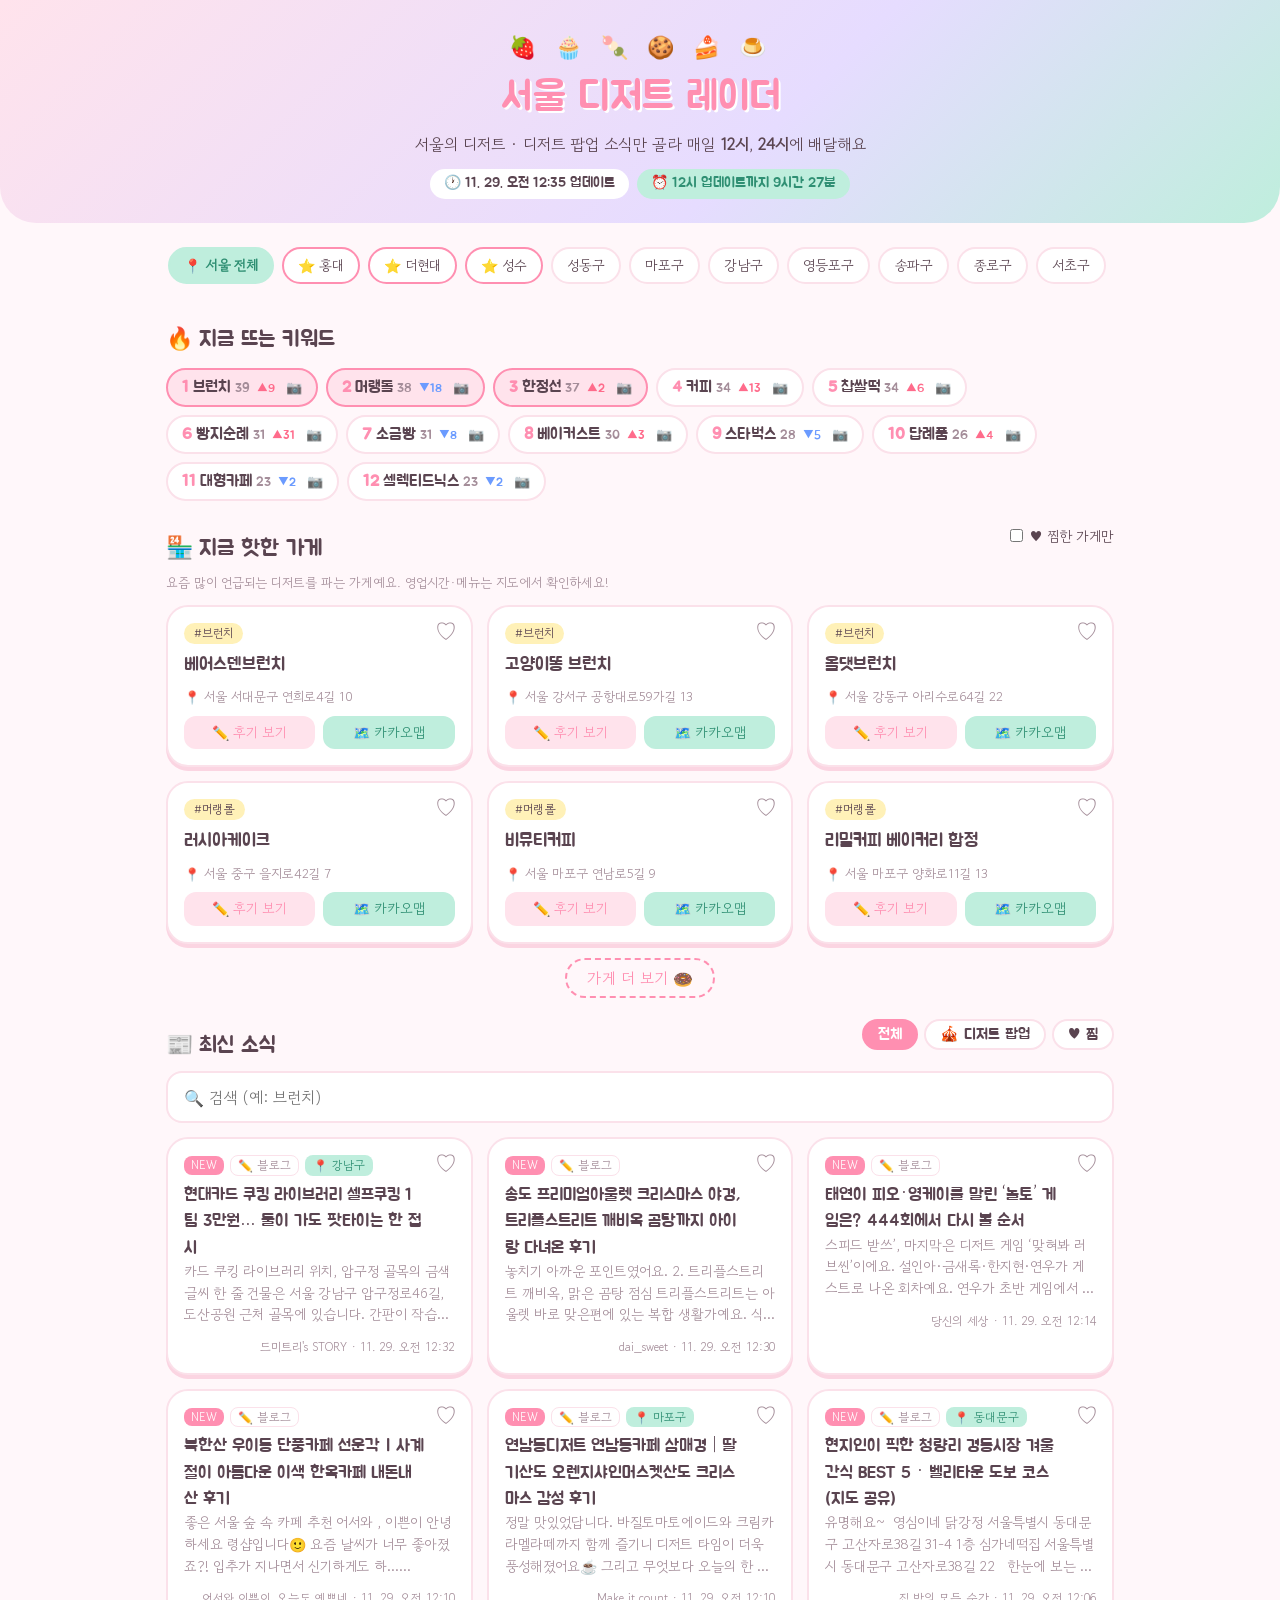
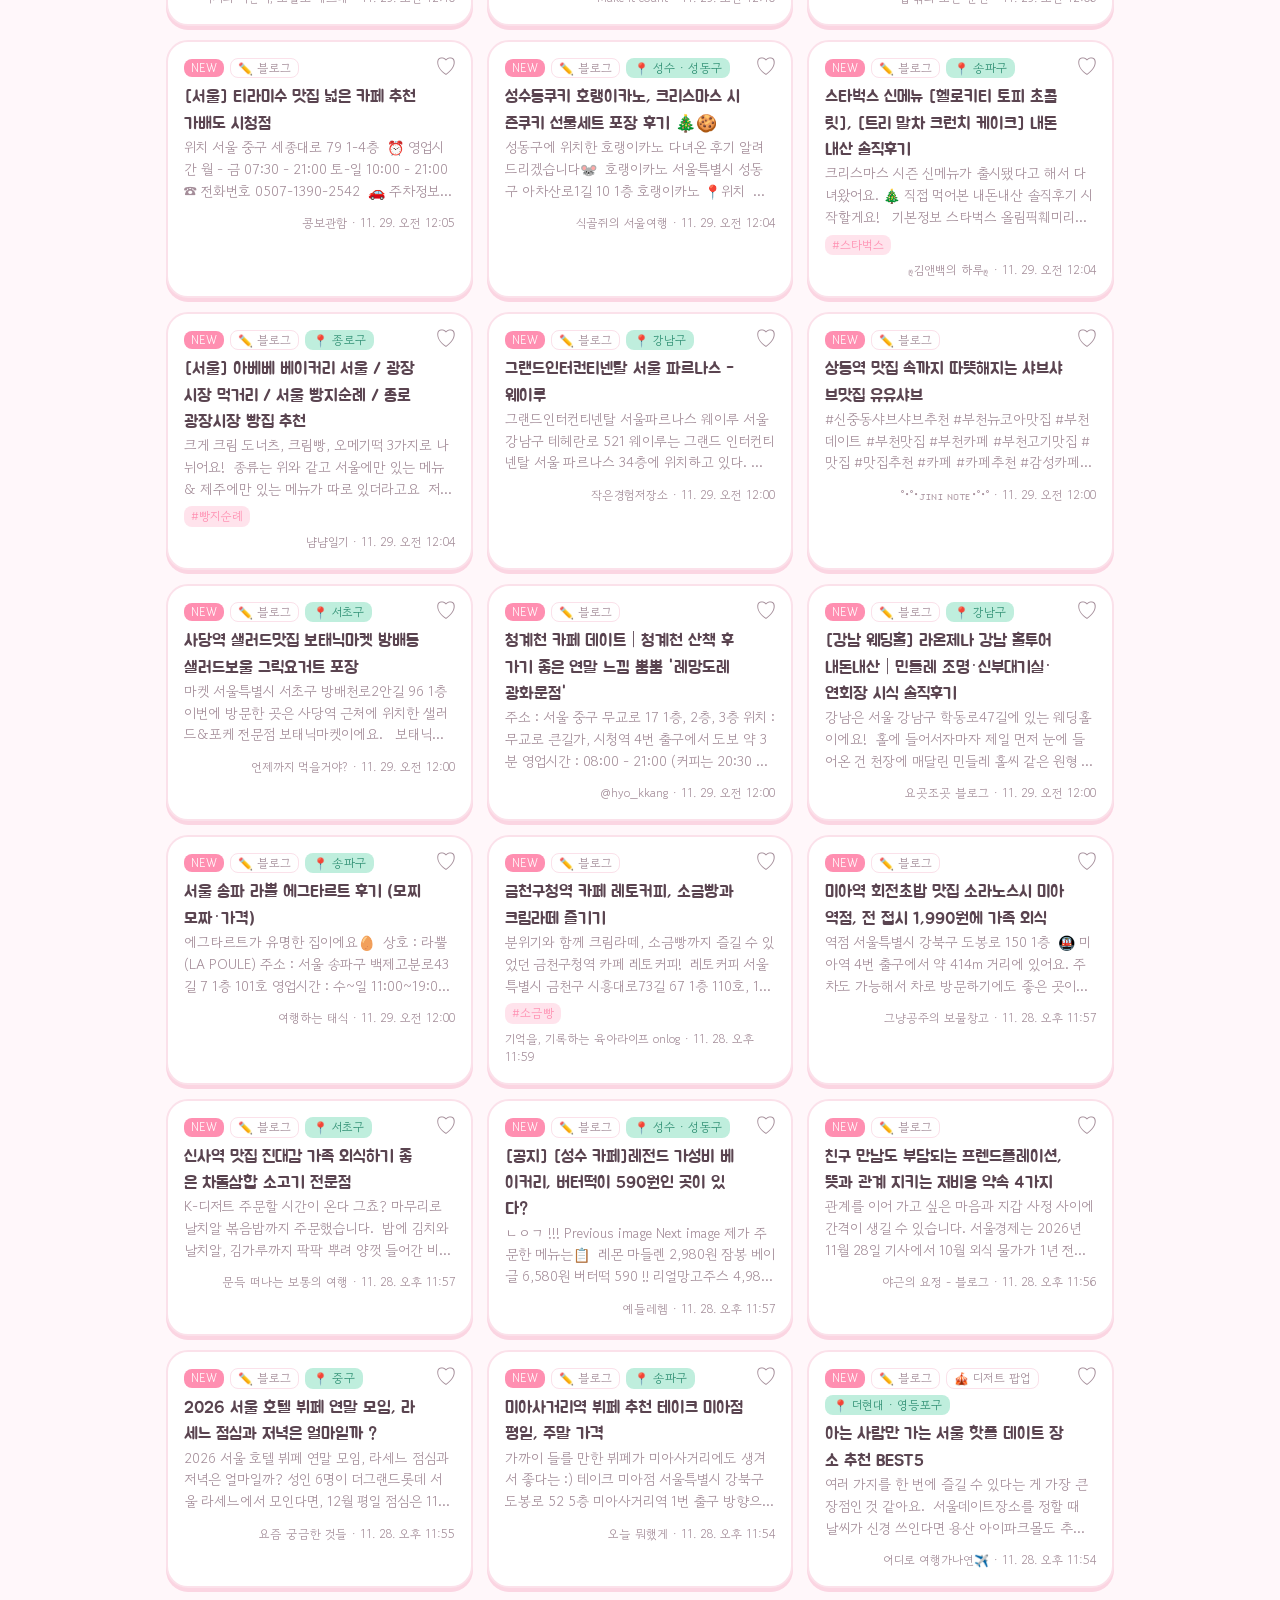
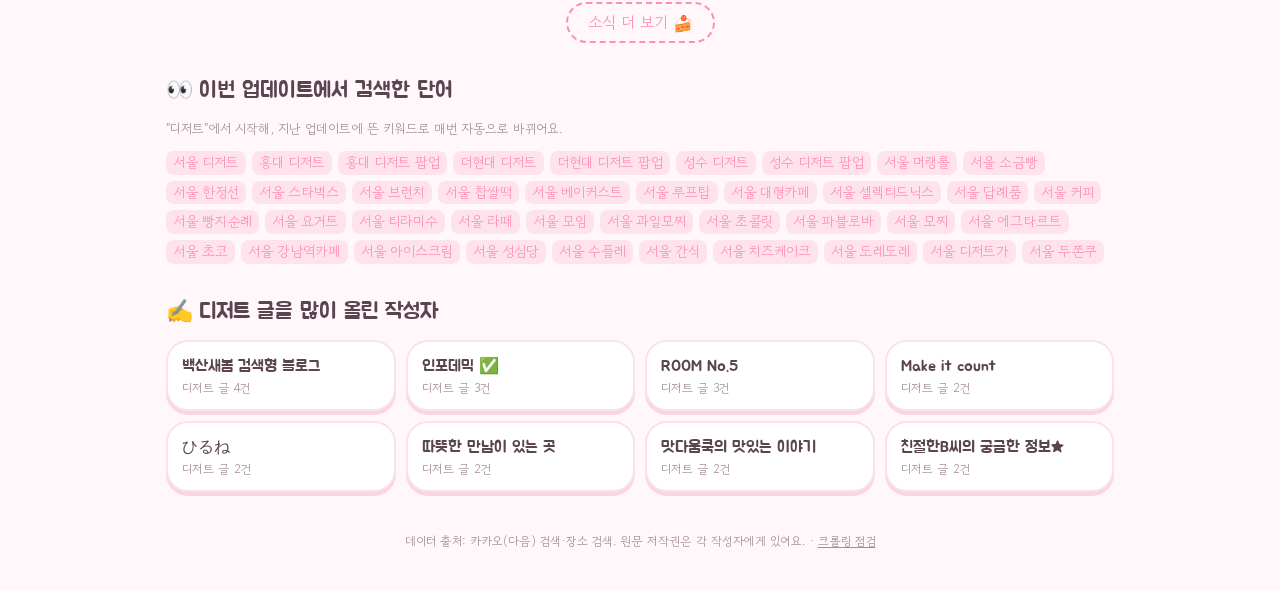
<file: public/index.html>
<!doctype html>
<html lang="ko">
<head>
  <meta charset="utf-8" />
  <meta name="viewport" content="width=device-width, initial-scale=1" />
  <title>서울 디저트 레이더</title>
  <meta name="description" content="서울에서 요즘 뜨는 디저트·디저트 팝업 소식과 핫한 가게를 하루 두 번(12시·24시) 모아 보여줍니다." />
  <link rel="preconnect" href="https://fonts.googleapis.com" />
  <link rel="preconnect" href="https://fonts.gstatic.com" crossorigin />
  <link href="https://fonts.googleapis.com/css2?family=Jua&family=Gowun+Dodum&display=swap" rel="stylesheet" />
  <link rel="stylesheet" href="style.css" />
</head>
<body>
  <header class="top">
    <div class="wrap">
      <div class="sprinkles" aria-hidden="true">🍓 🧁 🍡 🍪 🍰 🍮</div>
      <h1>서울 디저트 레이더</h1>
      <p class="sub">서울의 디저트 · 디저트 팝업 소식만 골라 매일 <b>12시</b>, <b>24시</b>에 배달해요</p>
      <div class="meta">
        <span class="pill" id="updated">불러오는 중…</span>
        <span class="pill mint" id="next"></span>
      </div>
      <div id="waitingNotice" class="notice" hidden>🍬 아직 수집된 소식이 없어요. GitHub Actions에서 첫 수집을 실행하면 채워져요.</div>
    </div>
  </header>

  <main class="wrap">
    <nav class="regions" id="regions" aria-label="지역 필터"></nav>

    <section>
      <h2><span class="emo">🔥</span>지금 뜨는 키워드</h2>
      <ol id="trends" class="trends"></ol>
    </section>

    <section id="discoveredSec" hidden>
      <h2><span class="emo">🆕</span>이번에 새로 발견한 디저트</h2>
      <p class="hint">"디저트" 검색 결과에서 처음 발견해서 따로 한 번 더 검색한 디저트예요.</p>
      <ol id="discovered" class="trends"></ol>
    </section>

    <section>
      <div class="secHead">
        <h2><span class="emo">🏪</span>지금 핫한 가게</h2>
        <label class="toggle"><input type="checkbox" id="storeFav" /> ♥ 찜한 가게만</label>
      </div>
      <p class="hint">요즘 많이 언급되는 디저트를 파는 가게예요. 영업시간·메뉴는 지도에서 확인하세요!</p>
      <div id="stores" class="stores"></div>
      <button id="storesMore" class="more" hidden>가게 더 보기 🍩</button>
      <p id="storesEmpty" class="empty" hidden>이 지역엔 아직 가게 정보가 없어요 🥲</p>
    </section>

    <section>
      <div class="secHead">
        <h2><span class="emo">📰</span>최신 소식</h2>
        <div class="tabs" role="tablist">
          <button data-f="all" class="on">전체</button>
          <button data-f="popup">🎪 디저트 팝업</button>
          <button data-f="fav">♥ 찜</button>
        </div>
      </div>
      <input id="q" class="search" type="search" placeholder="🔍 검색" />
      <div id="feed" class="feed"></div>
      <button id="feedMore" class="more" hidden>소식 더 보기 🍰</button>
      <p id="empty" class="empty" hidden>조건에 맞는 소식이 없어요 🥲</p>
    </section>

    <section>
      <h2><span class="emo">👀</span>이번 업데이트에서 검색한 단어</h2>
      <p class="hint">"디저트"에서 시작해, 지난 업데이트에 뜬 키워드로 매번 자동으로 바뀌어요.</p>
      <div id="queries" class="row" style="font-size:14px"></div>
      <h2><span class="emo">✍️</span>디저트 글을 많이 올린 작성자</h2>
      <div id="sources" class="accounts"></div>
    </section>
  </main>

  <footer class="wrap foot">
    데이터 출처: 카카오(다음) 검색·장소 검색. 원문 저작권은 각 작성자에게 있어요. · <a href="crawl.html" style="color:inherit">크롤링 점검</a>
  </footer>
  <script src="app.js"></script>
</body>
</html>
</file>
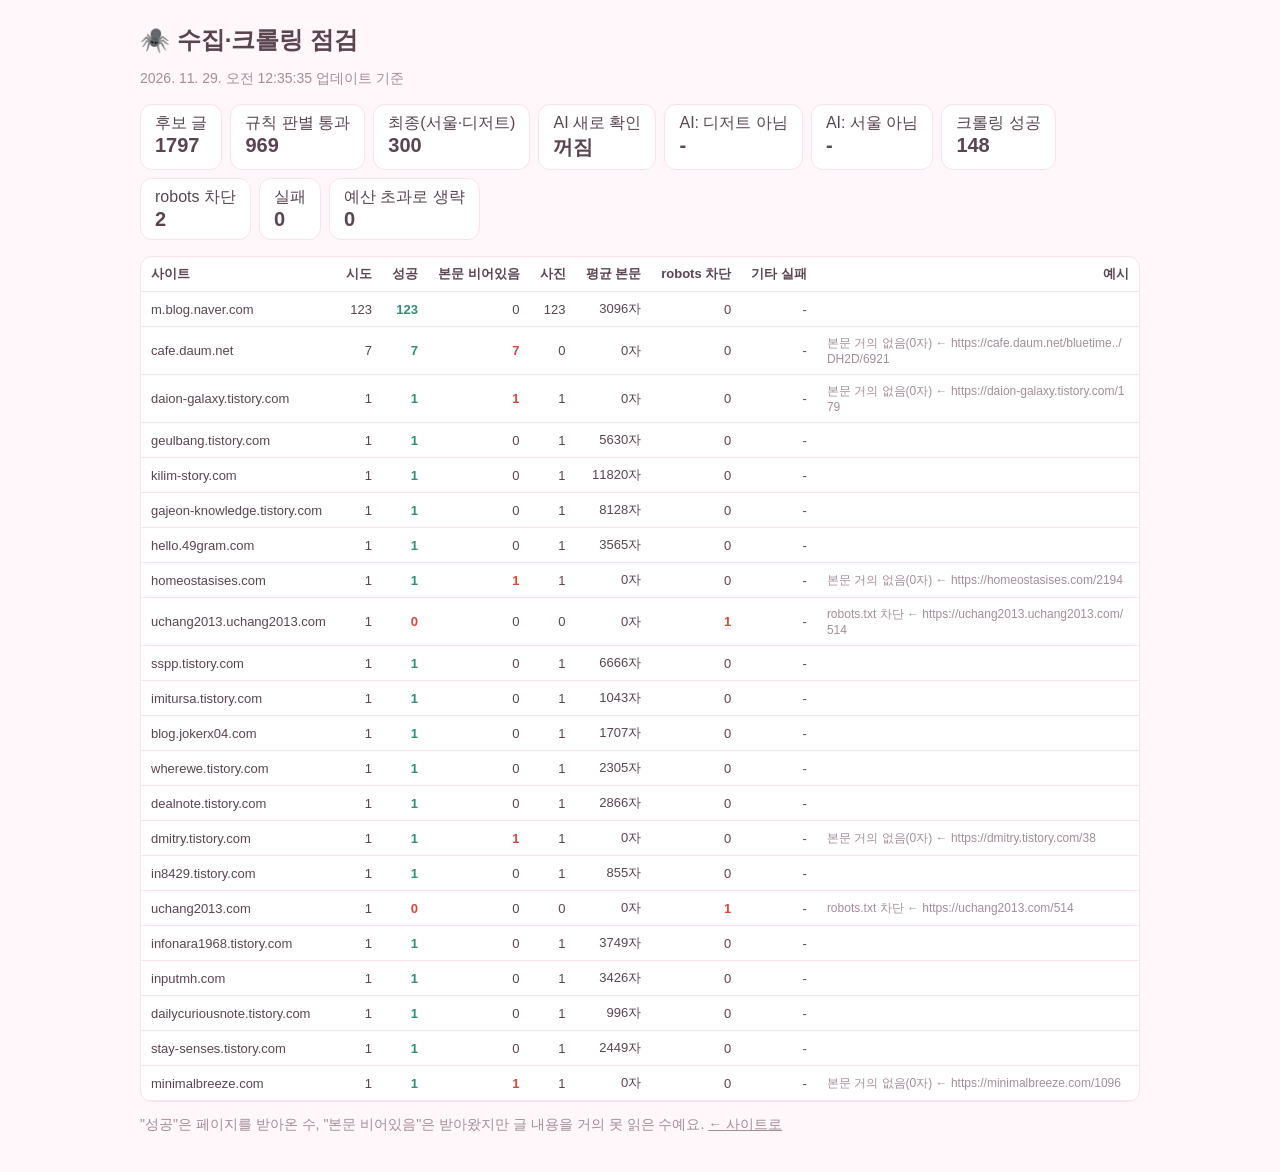
<file: public/crawl.html>
<!doctype html>
<html lang="ko">
<head>
  <meta charset="utf-8" />
  <meta name="viewport" content="width=device-width, initial-scale=1" />
  <title>수집 점검</title>
  <style>
    :root { --bg: #fff7fa; --card: #fff; --ink: #5a4450; --muted: #a48d99; --line: #fbe1ea; --ok: #2f8f73; --bad: #d9483b; }
    @media (prefers-color-scheme: dark) { :root { --bg: #2a2128; --card: #352a33; --ink: #fbeaf1; --muted: #c3a9b6; --line: #4a3a45; --ok: #aef0d8; --bad: #ff8f8f; } }
    body { margin: 0; background: var(--bg); color: var(--ink); font-family: "Apple SD Gothic Neo", "Malgun Gothic", sans-serif; }
    .wrap { max-width: 1000px; margin: 0 auto; padding: 24px 16px; }
    h1 { font-size: 24px; margin: 0 0 4px; }
    .muted { color: var(--muted); font-size: 14px; }
    .sum { display: flex; flex-wrap: wrap; gap: 8px; margin: 16px 0; }
    .sum div { background: var(--card); border: 1px solid var(--line); border-radius: 12px; padding: 8px 14px; }
    .sum b { display: block; font-size: 20px; }
    .tbl { overflow-x: auto; background: var(--card); border: 1px solid var(--line); border-radius: 12px; }
    table { border-collapse: collapse; width: 100%; font-size: 13px; }
    th, td { padding: 8px 10px; border-bottom: 1px solid var(--line); text-align: right; white-space: nowrap; }
    th:first-child, td:first-child, td.ex { text-align: left; }
    td.ex { white-space: normal; color: var(--muted); font-size: 12px; word-break: break-all; min-width: 240px; }
    .ok { color: var(--ok); font-weight: 700; } .bad { color: var(--bad); font-weight: 700; }
    a { color: inherit; }
  </style>
</head>
<body>
  <div class="wrap">
    <h1>🕷️ 수집·크롤링 점검</h1>
    <p class="muted" id="when">불러오는 중…</p>
    <div class="sum" id="sum"></div>
    <div class="tbl"><table>
      <thead><tr><th>사이트</th><th>시도</th><th>성공</th><th>본문 비어있음</th><th>사진</th><th>평균 본문</th><th>robots 차단</th><th>기타 실패</th><th>예시</th></tr></thead>
      <tbody id="rows"></tbody>
    </table></div>
    <p class="muted">"성공"은 페이지를 받아온 수, "본문 비어있음"은 받아왔지만 글 내용을 거의 못 읽은 수예요. <a href="./">← 사이트로</a></p>
  </div>
  <script>
    const esc = (s = "") => String(s).replace(/[&<>"']/g, (c) => ({ "&": "&amp;", "<": "&lt;", ">": "&gt;", '"': "&quot;", "'": "&#39;" }[c]));
    fetch(`data/feed.json?t=${Date.now()}`).then((r) => r.json()).then((d) => {
      document.getElementById("when").textContent = d.updatedAt
        ? `${new Date(d.updatedAt).toLocaleString("ko-KR", { timeZone: "Asia/Seoul" })} 업데이트 기준` : "아직 수집 기록이 없어요";
      const s = d.stats || {};
      document.getElementById("sum").innerHTML = [
        ["후보 글", s.candidates], ["규칙 판별 통과", s.ruleKept], ["최종(서울·디저트)", s.kept],
        ["AI 새로 확인", s.ai ? s.ai.checked : "꺼짐"], ["AI: 디저트 아님", s.ai?.notDessert], ["AI: 서울 아님", s.ai?.notSeoul], ["크롤링 성공", s.fetched], ["robots 차단", s.blockedByRobots], ["실패", s.failed], ["예산 초과로 생략", s.skippedBudget],
      ].map(([k, v]) => `<div>${k}<b>${v ?? "-"}</b></div>`).join("");
      document.getElementById("rows").innerHTML = (d.crawlReport || []).map((x) => {
        const other = [...Object.entries(x.http || {}).map(([c, n]) => `HTTP ${c} ×${n}`), ...Object.entries(x.error || {}).map(([c, n]) => `${c} ×${n}`), x.notHtml ? `HTML 아님 ×${x.notHtml}` : ""].filter(Boolean).join(", ");
        return `<tr><td>${esc(x.host)}</td><td>${x.tried}</td><td class="${x.ok ? "ok" : "bad"}">${x.ok}</td><td class="${x.emptyText ? "bad" : ""}">${x.emptyText}</td><td>${x.withImage}</td><td>${x.avgText}자</td><td class="${x.robots ? "bad" : ""}">${x.robots}</td><td>${esc(other) || "-"}</td><td class="ex">${esc(x.example || "")}</td></tr>`;
      }).join("") || '<tr><td colspan="9">기록 없음</td></tr>';
    }).catch(() => { document.getElementById("when").textContent = "데이터를 불러오지 못했어요"; });
  </script>
</body>
</html>
</file>
<file: public/style.css>
/* 🎨 색을 바꾸고 싶으면 여기 변수만 고치면 돼요 */
:root {
  --bg: #fff7fa;          /* 배경: 연딸기우유 */
  --card: #ffffff;
  --ink: #5a4450;         /* 글자 */
  --muted: #a48d99;
  --line: #fbe1ea;
  --pink: #ff8fb1;        /* 메인 포인트 */
  --pink-soft: #ffe3ec;
  --mint: #bfeedd;
  --mint-ink: #2f8f73;
  --butter: #fff1b8;
  --lav: #e6dcff;
  --up: #ff6b8b; --down: #6b9bff;
  --shadow: 0 4px 0 #fbd5e2;
  --radius: 22px;
}
@media (prefers-color-scheme: dark) {
  :root {
    --bg: #2a2128; --card: #352a33; --ink: #fbeaf1; --muted: #c3a9b6; --line: #4a3a45;
    --pink: #ff9fbe; --pink-soft: #4a2f3d; --mint: #2f5a4d; --mint-ink: #aef0d8;
    --butter: #5a4d2a; --lav: #3f3656; --shadow: 0 4px 0 #1e171c;
  }
}
* { box-sizing: border-box; }
body { margin: 0; background: var(--bg); color: var(--ink); line-height: 1.55;
  font-family: "Gowun Dodum", "Apple SD Gothic Neo", "Malgun Gothic", sans-serif; }
h1, h2, .tabs button, .pill, .store .name, .item .title, .trends li { font-family: "Jua", "Gowun Dodum", sans-serif; font-weight: 400; }
.wrap { max-width: 980px; margin: 0 auto; padding: 0 16px; }

/* 헤더 */
.top { background: linear-gradient(135deg, var(--pink-soft), var(--lav) 60%, var(--mint));
  padding: 28px 0 24px; border-radius: 0 0 36px 36px; margin-bottom: 20px; text-align: center; }
.sprinkles { font-size: 22px; letter-spacing: 6px; }
h1 { margin: 4px 0 0; font-size: 40px; color: var(--pink); text-shadow: 2px 2px 0 #fff; }
.sub { margin: 4px 0 12px; }
.meta { display: flex; gap: 8px; justify-content: center; flex-wrap: wrap; }
.pill { background: var(--card); border-radius: 999px; padding: 4px 14px; font-size: 14px; }
.pill.mint { background: var(--mint); color: var(--mint-ink); }
.notice { margin: 14px auto 0; max-width: 520px; padding: 8px 14px; border-radius: 14px;
  background: var(--butter); font-size: 14px; }

h2 { font-size: 22px; margin: 30px 0 12px; }
.emo { margin-right: 6px; }
.secHead { display: flex; align-items: center; justify-content: space-between; gap: 10px; flex-wrap: wrap; }
.secHead h2 { margin-bottom: 8px; }
.hint { margin: 0 0 12px; font-size: 13px; color: var(--muted); }

/* 지역 칩 */
.regions { display: flex; gap: 8px; overflow-x: auto; padding: 4px 2px 8px; scrollbar-width: none; }
.regions button { flex: none; border: 2px solid var(--line); background: var(--card); color: var(--ink);
  border-radius: 999px; padding: 6px 14px; font: inherit; font-size: 14px; cursor: pointer; }
.regions button.on { background: var(--mint); border-color: var(--mint); color: var(--mint-ink); font-weight: 700; }

/* 키워드 */
.trends { list-style: none; padding: 0; margin: 0; display: flex; flex-wrap: wrap; gap: 8px; }
.trends li { background: var(--card); border: 2px solid var(--line); border-radius: 999px;
  padding: 5px 14px; cursor: pointer; transition: transform .15s; }
.trends li:hover { transform: translateY(-2px) rotate(-2deg); }
.trends li:nth-child(-n+3) { background: var(--pink-soft); border-color: var(--pink); }
.trends li b { color: var(--pink); margin-right: 4px; }
.trends .cnt { color: var(--muted); font-size: 13px; margin-left: 4px; }
.trends .up { color: var(--up); font-size: 12px; margin-left: 2px; }
.trends .down { color: var(--down); font-size: 12px; margin-left: 2px; }

/* 카드 공통 */
.card { background: var(--card); border: 2px solid var(--line); border-radius: var(--radius);
  box-shadow: var(--shadow); position: relative; }
.heart { position: absolute; top: 10px; right: 10px; border: 0; background: transparent; cursor: pointer;
  font-size: 22px; line-height: 1; color: var(--muted); padding: 4px; transition: transform .15s; }
.heart.on { color: var(--pink); transform: scale(1.15); }
.heart:active { transform: scale(.8); }

/* 가게 카드 */
.stores { display: grid; grid-template-columns: repeat(auto-fill, minmax(230px, 1fr)); gap: 14px; }
.store { padding: 16px; display: flex; flex-direction: column; gap: 8px; }
.store .kw { align-self: flex-start; background: var(--butter); border-radius: 999px; padding: 1px 10px; font-size: 12px; }
.store .name { font-size: 18px; padding-right: 30px; }
.store .addr { font-size: 13px; color: var(--muted); }
.map { text-align: center; text-decoration: none; background: var(--mint); color: var(--mint-ink);
  border-radius: 12px; padding: 6px; font-size: 14px; }

/* 소식 */
.tabs { display: flex; gap: 6px; flex-wrap: wrap; }
.tabs button { border: 2px solid var(--line); background: var(--card); color: var(--ink);
  padding: 4px 14px; border-radius: 999px; cursor: pointer; font-size: 15px; }
.tabs button.on { background: var(--pink); color: #fff; border-color: var(--pink); }
.search { width: 100%; padding: 12px 16px; border-radius: 16px; border: 2px solid var(--line);
  background: var(--card); color: var(--ink); font: inherit; margin-bottom: 14px; outline-color: var(--pink); }
.feed { display: grid; grid-template-columns: repeat(auto-fill, minmax(280px, 1fr)); gap: 14px; }
.item { padding: 16px; display: flex; flex-direction: column; gap: 6px; }
.item a { color: inherit; text-decoration: none; }
.item .title { font-size: 17px; padding-right: 30px; }
.item a:hover .title { color: var(--pink); }
.item .desc { font-size: 14px; color: var(--muted); display: -webkit-box; -webkit-line-clamp: 3;
  -webkit-box-orient: vertical; overflow: hidden; }
.row { font-size: 12px; color: var(--muted); display: flex; gap: 6px; flex-wrap: wrap; align-items: center; }
.tag { background: var(--pink-soft); color: var(--pink); border-radius: 8px; padding: 1px 7px; }
.badge { border: 1px solid var(--line); border-radius: 8px; padding: 0 7px; }
.badge.region { background: var(--mint); color: var(--mint-ink); border-color: transparent; }
.new { background: var(--pink); color: #fff; border-radius: 8px; padding: 0 7px; }

.toggle { font-size: 14px; cursor: pointer; }
.toggle input { accent-color: var(--pink); }

/* 소스 */
.accounts { display: grid; grid-template-columns: repeat(auto-fill, minmax(200px, 1fr)); gap: 10px; }
.acc { padding: 12px 14px; font-size: 14px; }
.acc .name { font-family: "Jua", sans-serif; font-size: 16px; }
.acc a { color: var(--pink); text-decoration: none; }
.small { color: var(--muted); font-size: 12px; }

.empty { color: var(--muted); text-align: center; padding: 24px; }
.foot { color: var(--muted); font-size: 12px; padding: 40px 16px; text-align: center; }
.item > .row:first-of-type { padding-right: 34px; }
.more { display: block; margin: 14px auto 0; border: 2px dashed var(--pink); background: transparent; color: var(--pink);
  border-radius: 999px; padding: 6px 20px; font: inherit; cursor: pointer; }
.item .thumb { width: 100%; aspect-ratio: 4/3; object-fit: cover; border-radius: 16px; margin-bottom: 6px; background: var(--pink-soft); }
.store .thumb { width: 100%; aspect-ratio: 16/10; object-fit: cover; border-radius: 16px; background: var(--pink-soft); }
.more[hidden] { display: none; }
.links { display: grid; grid-template-columns: 1fr 1fr; gap: 8px; margin-top: auto; }
.links .map:only-child { grid-column: 1 / -1; }
.map.review { background: var(--pink-soft); color: var(--pink); }
.trends .insta { margin-left: 6px; text-decoration: none; font-size: 13px; opacity: .7; }
.trends .insta:hover { opacity: 1; }
.regions button.area { border-color: var(--pink); }
.badge.ai { background: var(--lav); border-color: transparent; color: var(--ink); }
</file>
